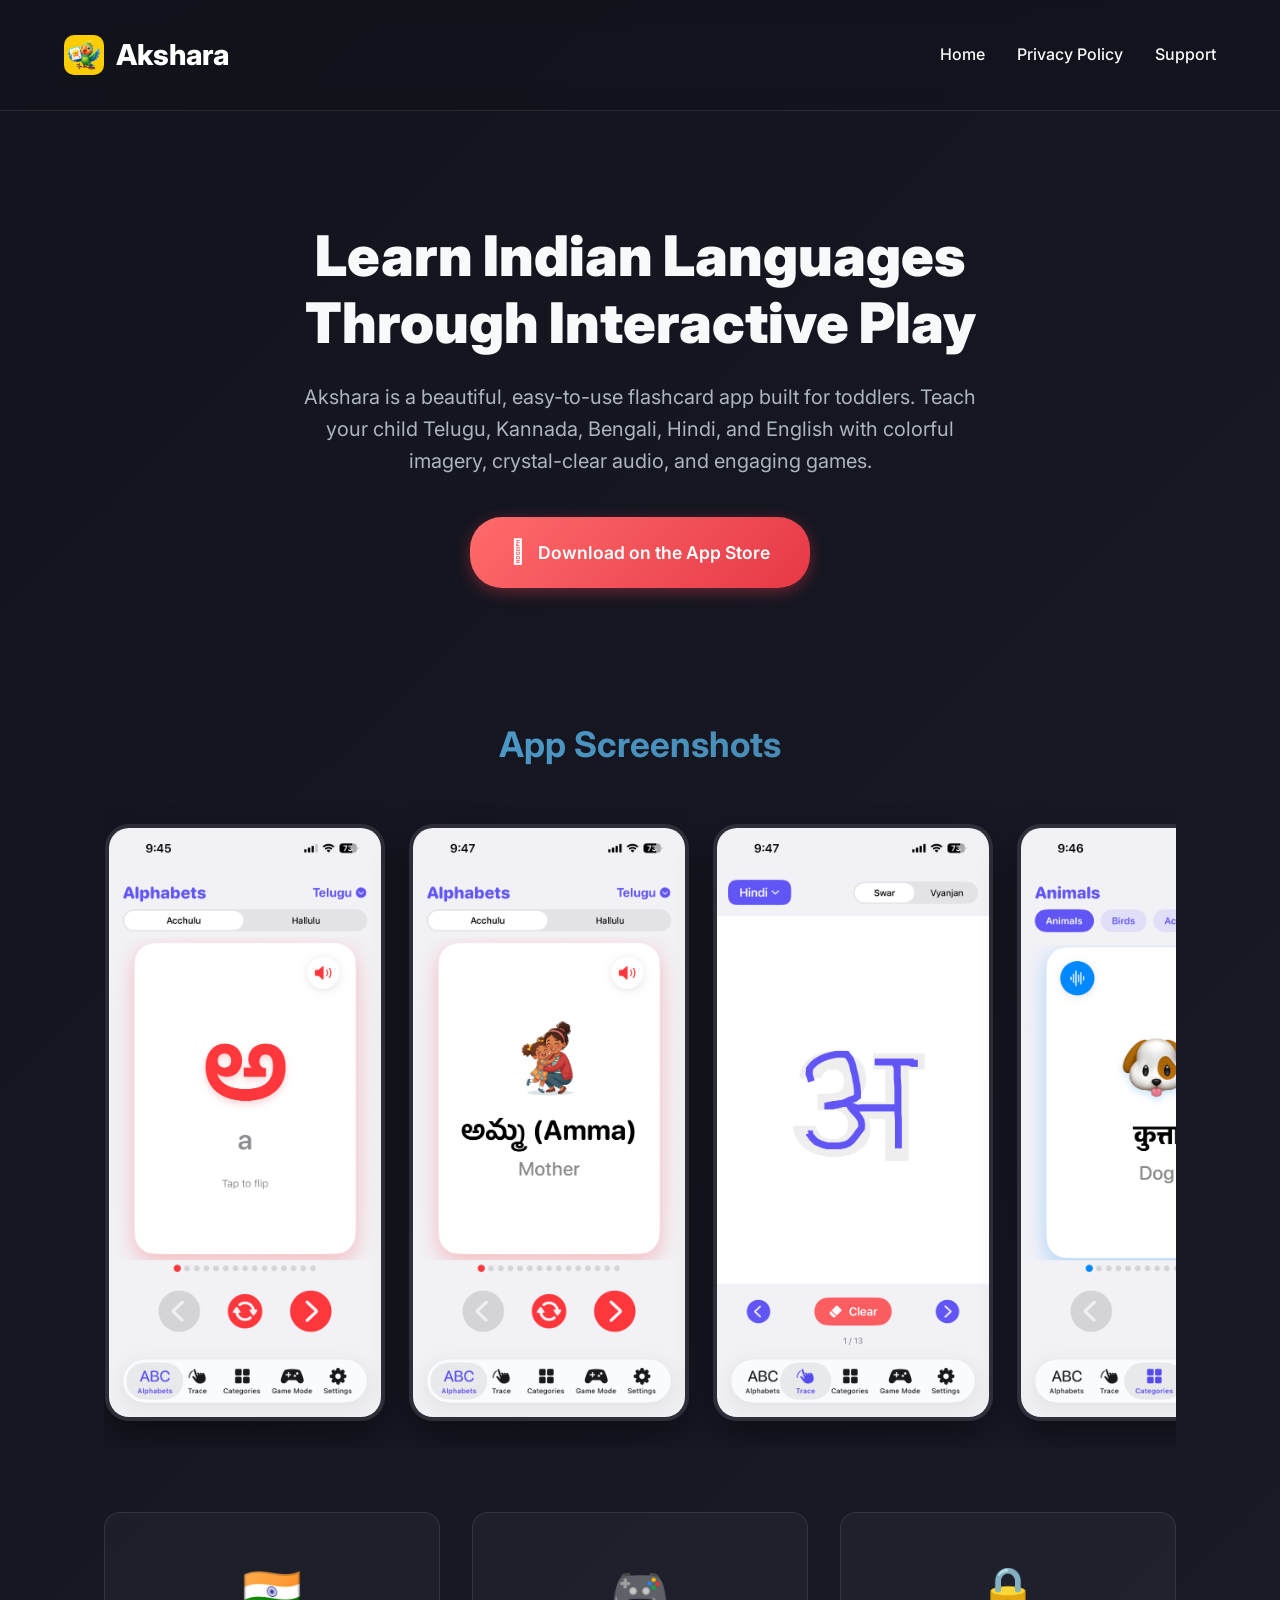
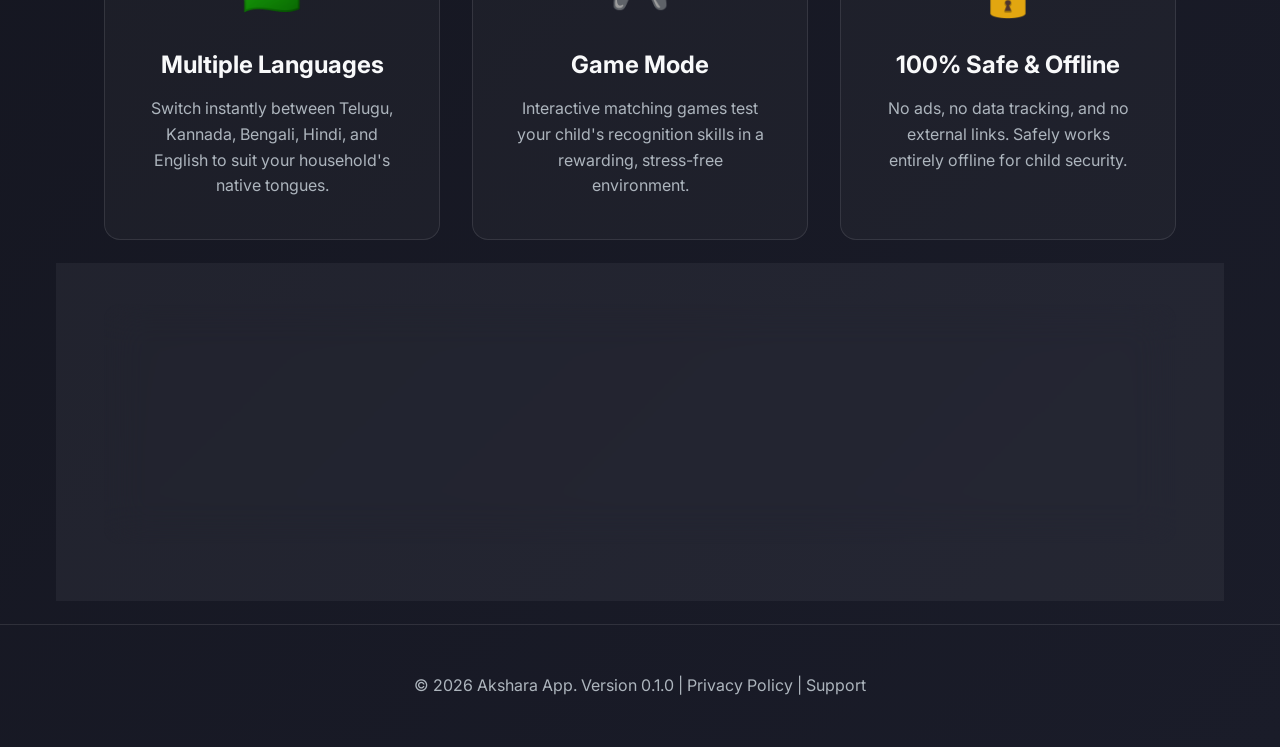
<file: index.html>
<!DOCTYPE html>
<html lang="en">
<head>
  <meta charset="UTF-8">
  <meta name="viewport" content="width=device-width, initial-scale=1.0">
  <title>Akshara - Indian Language Learning App</title>
  <meta name="description" content="A fun, kid-friendly flashcard app designed to teach your child Indian languages like Telugu, Kannada, Bengali, Hindi, and English.">
  <link rel="stylesheet" href="style.css">
  <link rel="preconnect" href="https://fonts.googleapis.com">
  <link rel="preconnect" href="https://fonts.gstatic.com" crossorigin>
  <link href="https://fonts.googleapis.com/css2?family=Inter:wght@400;600;800;900&display=swap" rel="stylesheet">
</head>
<body>

  <header>
    <div class="logo"><img src="AppIcon.png" alt="Akshara App Icon" class="app-icon"> Akshara</div>
    <nav>
      <ul>
        <li><a href="index.html">Home</a></li>
        <li><a href="privacy.html">Privacy Policy</a></li>
        <li><a href="support.html">Support</a></li>
      </ul>
    </nav>
  </header>

  <main>
    <section class="hero fade-in">
      <h1>Learn Indian Languages <br>Through Interactive Play</h1>
      <p>Akshara is a beautiful, easy-to-use flashcard app built for toddlers. Teach your child Telugu, Kannada, Bengali, Hindi, and English with colorful imagery, crystal-clear audio, and engaging games.</p>
      <a href="#" class="cta-button">
        <span style="font-size: 1.5rem;"></span> Download on the App Store
      </a>
    </section>

    <section class="screenshots-container fade-in">
      <h2>App Screenshots</h2>
      <div class="screenshots-scroll">
        <div class="screenshot-item"><img src="Screenshot_1.PNG" alt="Akshara Screenshot 1"></div>
        <div class="screenshot-item"><img src="Screenshot_2.PNG" alt="Akshara Screenshot 2"></div>
        <div class="screenshot-item"><img src="Screenshot_3.PNG" alt="Akshara Screenshot 3"></div>
        <div class="screenshot-item"><img src="Screenshot_4.PNG" alt="Akshara Screenshot 4"></div>
        <div class="screenshot-item"><img src="Screenshot_5.PNG" alt="Akshara Screenshot 5"></div>
        <div class="screenshot-item"><img src="Screenshot_6.PNG" alt="Akshara Screenshot 6"></div>
        <div class="screenshot-item"><img src="Screenshot_7.PNG" alt="Akshara Screenshot 7"></div>
        <div class="screenshot-item"><img src="Screenshot_8.PNG" alt="Akshara Screenshot 8"></div>
        <div class="screenshot-item"><img src="Screenshot_9.PNG" alt="Akshara Screenshot 9"></div>
        <div class="screenshot-item"><img src="Screenshot_10.PNG" alt="Akshara Screenshot 10"></div>
        <div class="screenshot-item"><img src="Screenshot_11.PNG" alt="Akshara Screenshot 11"></div>
      </div>
    </section>

    <section class="features-grid fade-in">
      <div class="feature-card">
        <div class="feature-icon">🇮🇳</div>
        <h3>Multiple Languages</h3>
        <p>Switch instantly between Telugu, Kannada, Bengali, Hindi, and English to suit your household's native tongues.</p>
      </div>

      <div class="feature-card">
        <div class="feature-icon">🎮</div>
        <h3>Game Mode</h3>
        <p>Interactive matching games test your child's recognition skills in a rewarding, stress-free environment.</p>
      </div>

      <div class="feature-card">
        <div class="feature-icon">🔒</div>
        <h3>100% Safe & Offline</h3>
        <p>No ads, no data tracking, and no external links. Safely works entirely offline for child security.</p>
      </div>
    </section>

    <section class="glass-card fade-in" style="text-align: center; margin-top: 4rem;">
      <h2 style="font-size: 2rem; margin-bottom: 1rem; color: #FFF;">Perfect for Early Development</h2>
      <p style="color: var(--text-secondary); max-width: 800px; margin: 0 auto 1.5rem;">Our application combines modern high-fidelity assets, colorful UI aesthetics, and precise pronunciation aids to bridge standard early-learning experiences with native cultural heritage.</p>
    </section>
  </main>

  <footer>
    <p>&copy; 2026 Akshara App. Version 0.1.0 | <a href="privacy.html">Privacy Policy</a> | <a href="support.html">Support</a></p>
  </footer>

</body>
</html>
</file>
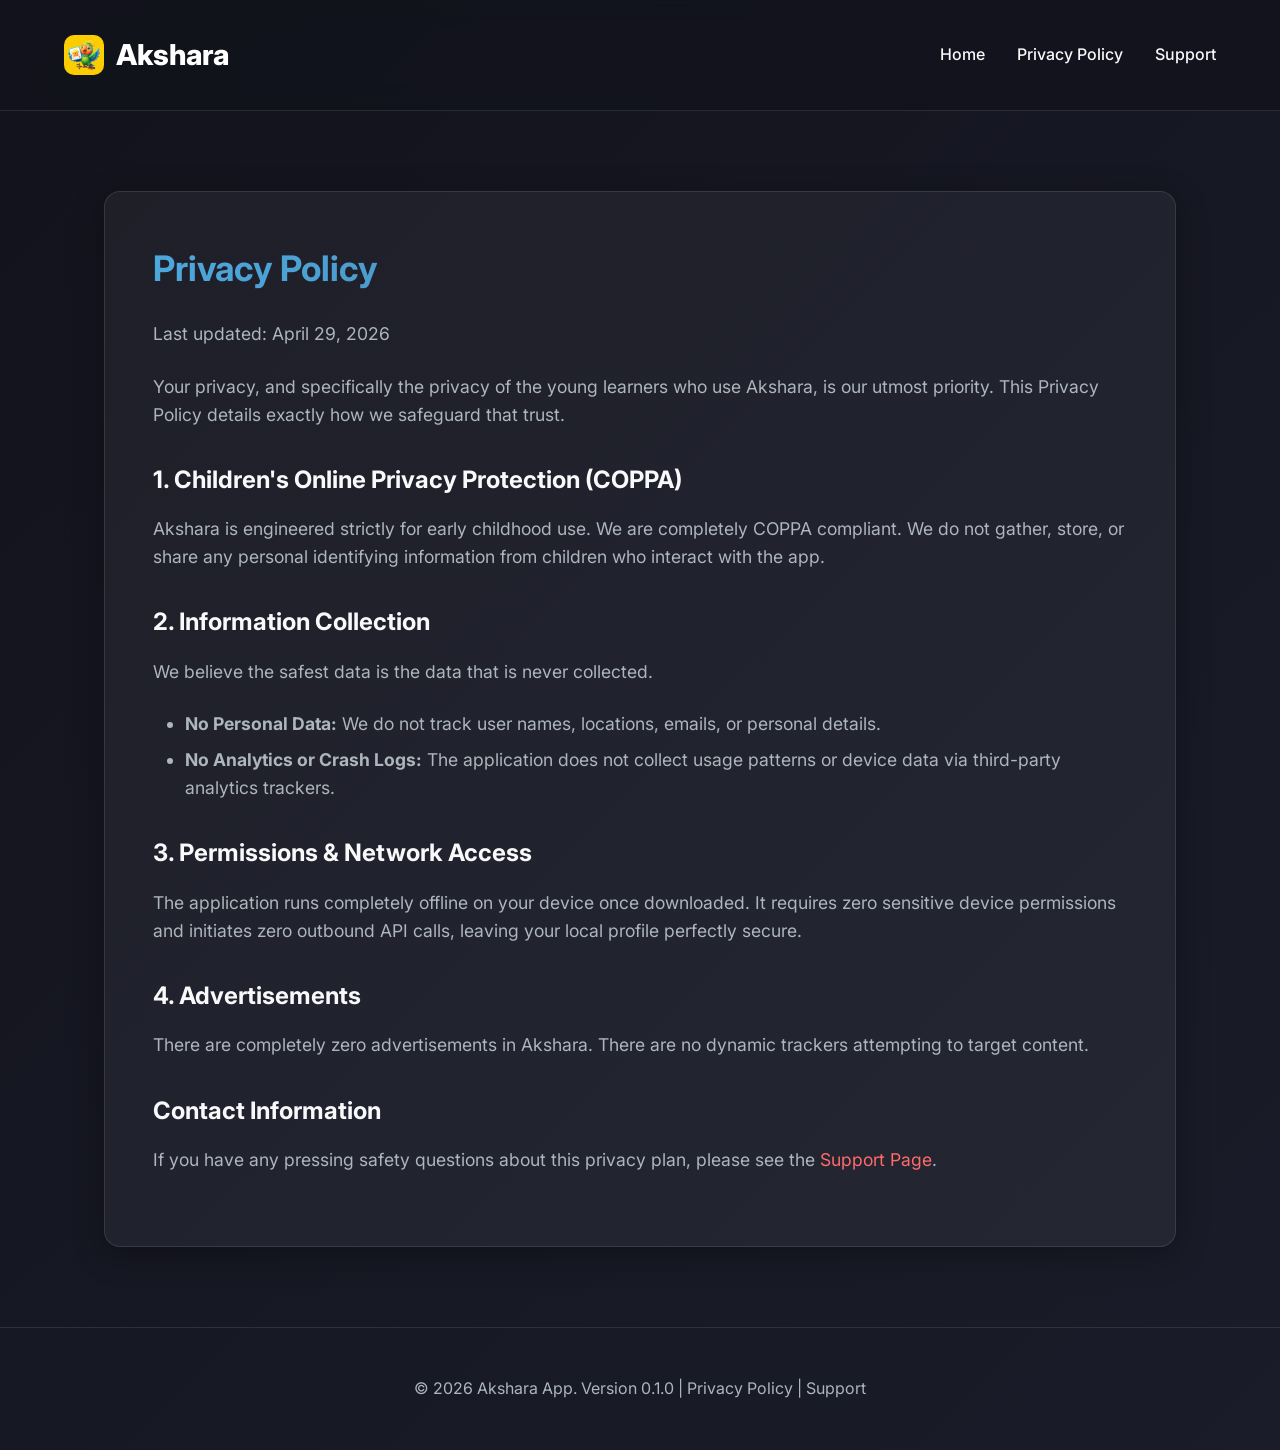
<file: privacy.html>
<!DOCTYPE html>
<html lang="en">
<head>
  <meta charset="UTF-8">
  <meta name="viewport" content="width=device-width, initial-scale=1.0">
  <title>Privacy Policy - Akshara</title>
  <link rel="stylesheet" href="style.css">
  <link rel="preconnect" href="https://fonts.googleapis.com">
  <link rel="preconnect" href="https://fonts.gstatic.com" crossorigin>
  <link href="https://fonts.googleapis.com/css2?family=Inter:wght@400;600;800;900&display=swap" rel="stylesheet">
</head>
<body>

  <header>
    <div class="logo"><img src="AppIcon.png" alt="Akshara App Icon" class="app-icon"> Akshara</div>
    <nav>
      <ul>
        <li><a href="index.html">Home</a></li>
        <li><a href="privacy.html">Privacy Policy</a></li>
        <li><a href="support.html">Support</a></li>
      </ul>
    </nav>
  </header>

  <main class="fade-in">
    <div class="glass-card content">
      <h2>Privacy Policy</h2>
      <p>Last updated: April 29, 2026</p>
      
      <p>Your privacy, and specifically the privacy of the young learners who use Akshara, is our utmost priority. This Privacy Policy details exactly how we safeguard that trust.</p>

      <h3>1. Children's Online Privacy Protection (COPPA)</h3>
      <p>Akshara is engineered strictly for early childhood use. We are completely COPPA compliant. We do not gather, store, or share any personal identifying information from children who interact with the app.</p>

      <h3>2. Information Collection</h3>
      <p>We believe the safest data is the data that is never collected. 
        <ul>
          <li><strong>No Personal Data:</strong> We do not track user names, locations, emails, or personal details.</li>
          <li><strong>No Analytics or Crash Logs:</strong> The application does not collect usage patterns or device data via third-party analytics trackers.</li>
        </ul>
      </p>

      <h3>3. Permissions & Network Access</h3>
      <p>The application runs completely offline on your device once downloaded. It requires zero sensitive device permissions and initiates zero outbound API calls, leaving your local profile perfectly secure.</p>

      <h3>4. Advertisements</h3>
      <p>There are completely zero advertisements in Akshara. There are no dynamic trackers attempting to target content.</p>

      <h3>Contact Information</h3>
      <p>If you have any pressing safety questions about this privacy plan, please see the <a href="support.html" style="color: #FF6B6B;">Support Page</a>.</p>
    </div>
  </main>

  <footer>
    <p>&copy; 2026 Akshara App. Version 0.1.0 | <a href="privacy.html">Privacy Policy</a> | <a href="support.html">Support</a></p>
  </footer>

</body>
</html>
</file>
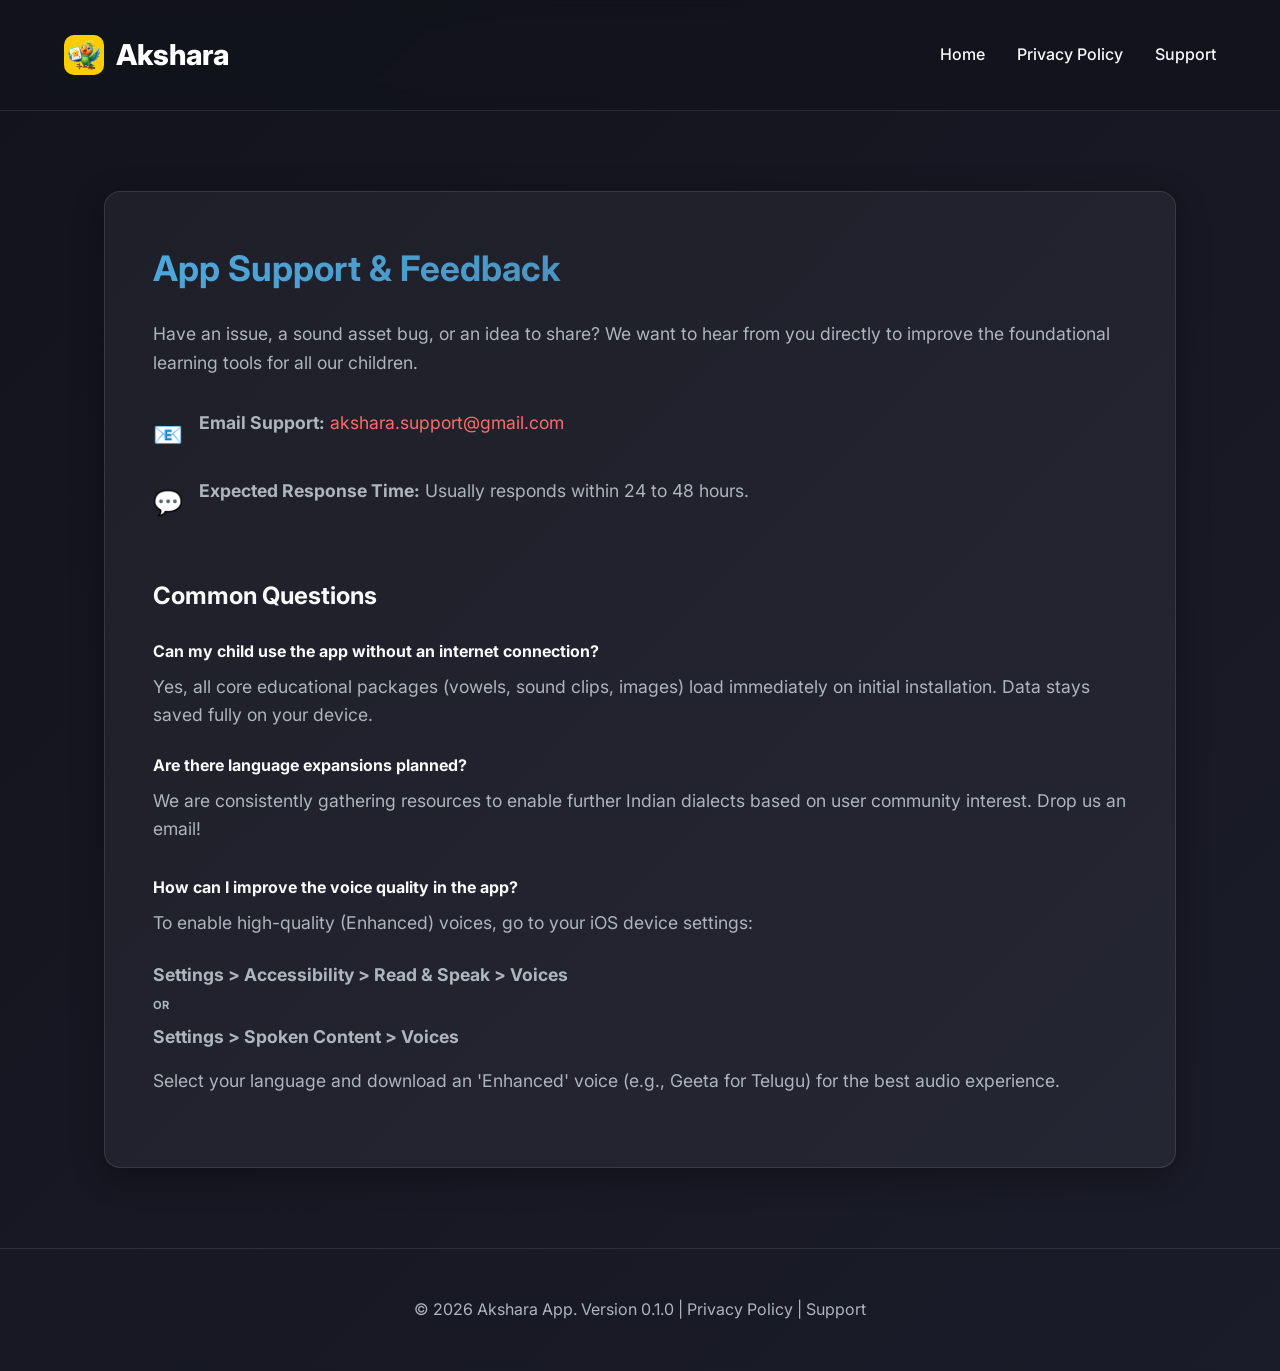
<file: support.html>
<!DOCTYPE html>
<html lang="en">

<head>
  <meta charset="UTF-8">
  <meta name="viewport" content="width=device-width, initial-scale=1.0">
  <title>Support - Akshara</title>
  <link rel="stylesheet" href="style.css">
  <link rel="preconnect" href="https://fonts.googleapis.com">
  <link rel="preconnect" href="https://fonts.gstatic.com" crossorigin>
  <link href="https://fonts.googleapis.com/css2?family=Inter:wght@400;600;800;900&display=swap" rel="stylesheet">
</head>

<body>

  <header>
    <div class="logo"><img src="AppIcon.png" alt="Akshara App Icon" class="app-icon"> Akshara</div>
    <nav>
      <ul>
        <li><a href="index.html">Home</a></li>
        <li><a href="privacy.html">Privacy Policy</a></li>
        <li><a href="support.html">Support</a></li>
      </ul>
    </nav>
  </header>

  <main class="fade-in">
    <div class="glass-card content">
      <h2>App Support & Feedback</h2>
      <p>Have an issue, a sound asset bug, or an idea to share? We want to hear from you directly to improve the
        foundational learning tools for all our children.</p>

      <div class="contact-info">
        <div class="contact-item">
          <span>📧</span>
          <p><strong>Email Support:</strong> <a href="mailto:akshara.support@gmail.com"
              style="color: #FF6B6B;">akshara.support@gmail.com</a></p>
        </div>
        <div class="contact-item">
          <span>💬</span>
          <p><strong>Expected Response Time:</strong> Usually responds within 24 to 48 hours.</p>
        </div>
      </div>

      <h3 style="margin-top: 3rem;">Common Questions</h3>

      <h4 style="color: var(--text-primary); margin-top: 1.5rem; margin-bottom: 0.5rem;">Can my child use the app
        without an internet connection?</h4>
      <p>Yes, all core educational packages (vowels, sound clips, images) load immediately on initial installation. Data
        stays saved fully on your device.</p>

      <h4 style="color: var(--text-primary); margin-top: 1.5rem; margin-bottom: 0.5rem;">Are there language expansions
        planned?</h4>
      <p>We are consistently gathering resources to enable further Indian dialects based on user community interest.
        Drop us an email!</p>

      <h4 style="color: var(--text-primary); margin-top: 2rem; margin-bottom: 0.5rem;">How can I improve the voice quality in the app?</h4>
      <p>To enable high-quality (Enhanced) voices, go to your iOS device settings:</p>
      <ul style="list-style-type: none; padding-left: 0; color: var(--text-secondary); margin: 1rem 0;">
        <li style="margin-bottom: 0.5rem;"><strong>Settings > Accessibility > Read & Speak > Voices</strong></li>
        <li style="margin-bottom: 0.5rem; font-size: 0.7rem; font-weight: bold; color: var(--text-muted);">OR</li>
        <li><strong>Settings > Spoken Content > Voices</strong></li>
      </ul>
      <p>Select your language and download an 'Enhanced' voice (e.g., Geeta for Telugu) for the best audio experience.</p>
    </div>
  </main>

  <footer>
    <p>&copy; 2026 Akshara App. Version 0.1.0 | <a href="privacy.html">Privacy Policy</a> | <a
        href="support.html">Support</a></p>
  </footer>

</body>

</html>
</file>
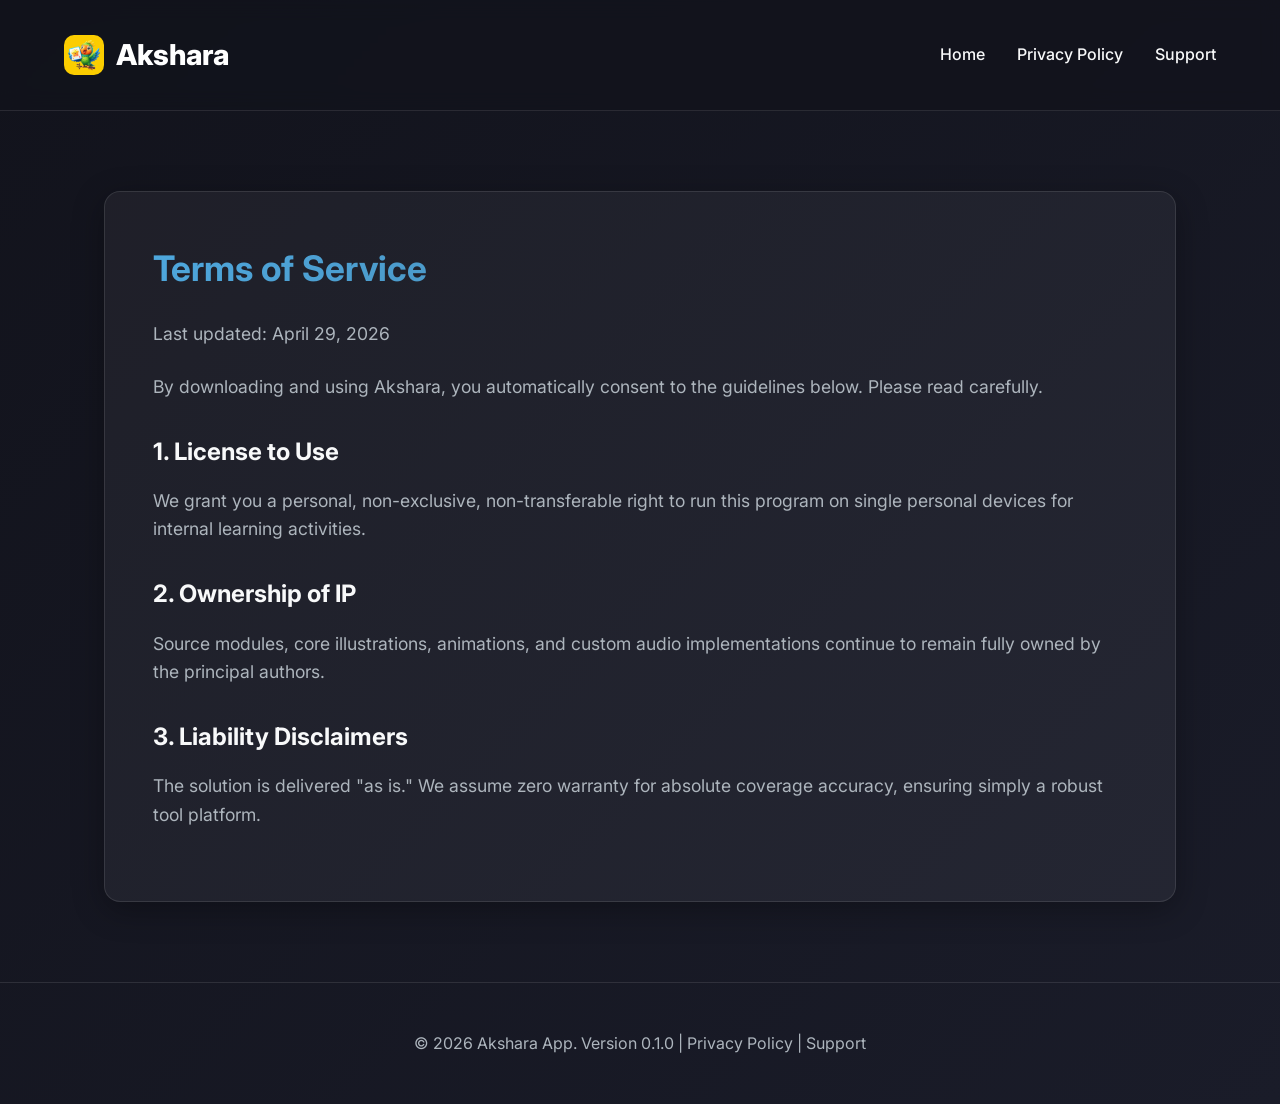
<file: terms.html>
<!DOCTYPE html>
<html lang="en">
<head>
  <meta charset="UTF-8">
  <meta name="viewport" content="width=device-width, initial-scale=1.0">
  <title>Terms of Service - Akshara</title>
  <link rel="stylesheet" href="style.css">
  <link rel="preconnect" href="https://fonts.googleapis.com">
  <link rel="preconnect" href="https://fonts.gstatic.com" crossorigin>
  <link href="https://fonts.googleapis.com/css2?family=Inter:wght@400;600;800;900&display=swap" rel="stylesheet">
</head>
<body>

  <header>
    <div class="logo"><img src="AppIcon.png" alt="Akshara App Icon" class="app-icon"> Akshara</div>
    <nav>
      <ul>
        <li><a href="index.html">Home</a></li>
        <li><a href="privacy.html">Privacy Policy</a></li>
        <li><a href="support.html">Support</a></li>
      </ul>
    </nav>
  </header>

  <main class="fade-in">
    <div class="glass-card content">
      <h2>Terms of Service</h2>
      <p>Last updated: April 29, 2026</p>

      <p>By downloading and using Akshara, you automatically consent to the guidelines below. Please read carefully.</p>

      <h3>1. License to Use</h3>
      <p>We grant you a personal, non-exclusive, non-transferable right to run this program on single personal devices for internal learning activities.</p>

      <h3>2. Ownership of IP</h3>
      <p>Source modules, core illustrations, animations, and custom audio implementations continue to remain fully owned by the principal authors.</p>

      <h3>3. Liability Disclaimers</h3>
      <p>The solution is delivered "as is." We assume zero warranty for absolute coverage accuracy, ensuring simply a robust tool platform.</p>
    </div>
  </main>

  <footer>
    <p>&copy; 2026 Akshara App. Version 0.1.0 | <a href="privacy.html">Privacy Policy</a> | <a href="support.html">Support</a></p>
  </footer>

</body>
</html>
</file>
<file: style.css>
:root {
  --font-family: 'Inter', system-ui, -apple-system, sans-serif;
  --bg-gradient: linear-gradient(135deg, #12131C 0%, #1A1C29 100%);
  --accent-color: #E63946;
  --accent-gradient: linear-gradient(135deg, #FF6B6B 0%, #E63946 100%);
  --secondary-color: #457B9D;
  --secondary-gradient: linear-gradient(135deg, #4EA8DE 0%, #457B9D 100%);
  --glass-bg: rgba(255, 255, 255, 0.05);
  --glass-border: rgba(255, 255, 255, 0.1);
  --text-primary: #F8F9FA;
  --text-secondary: #ADB5BD;
  --radius-sm: 8px;
  --radius-md: 16px;
  --radius-lg: 32px;
}

* {
  margin: 0;
  padding: 0;
  box-sizing: border-box;
}

body {
  font-family: var(--font-family);
  background: var(--bg-gradient);
  color: var(--text-primary);
  min-height: 100vh;
  display: flex;
  flex-direction: column;
  line-height: 1.6;
  overflow-x: hidden;
}

a {
  color: inherit;
  text-decoration: none;
}

/* Animations */
@keyframes fadeIn {
  from { opacity: 0; transform: translateY(20px); }
  to { opacity: 1; transform: translateY(0); }
}

@keyframes pulse {
  0% { transform: scale(1); }
  50% { transform: scale(1.05); }
  100% { transform: scale(1); }
}

.fade-in {
  animation: fadeIn 0.8s ease forwards;
}

/* Header/Navigation */
header {
  padding: 2rem 5%;
  display: flex;
  justify-content: space-between;
  align-items: center;
  border-bottom: 1px solid var(--glass-border);
  backdrop-filter: blur(10px);
  position: sticky;
  top: 0;
  z-index: 100;
  background: rgba(18, 19, 28, 0.8);
}

.logo {
  font-size: 1.8rem;
  font-weight: 800;
  color: #FFF;
  display: flex;
  align-items: center;
  gap: 0.75rem;
}

.app-icon {
  width: 40px;
  height: 40px;
  border-radius: 10px;
  object-fit: cover;
}

.hero-screenshot {
  max-width: 100%;
  width: 320px;
  border-radius: 20px;
  box-shadow: 0 20px 40px rgba(0, 0, 0, 0.4);
  margin-top: 3rem;
  border: 4px solid var(--glass-border);
  transition: transform 0.3s ease;
}

.hero-screenshot:hover {
  transform: translateY(-5px);
}

nav ul {
  display: flex;
  gap: 2rem;
  list-style: none;
}

nav a {
  font-weight: 500;
  transition: color 0.3s ease;
}

nav a:hover {
  color: #FF6B6B;
}

/* Main Layout */
main {
  flex: 1;
  width: 100%;
  max-width: 1200px;
  margin: 0 auto;
  padding: 3rem 5%;
}

/* Hero Section (Landing Page) */
.hero {
  display: flex;
  flex-direction: column;
  align-items: center;
  text-align: center;
  padding: 4rem 0;
}

.hero h1 {
  font-size: 3.5rem;
  font-weight: 900;
  margin-bottom: 1.5rem;
  line-height: 1.2;
}

.hero p {
  font-size: 1.25rem;
  color: var(--text-secondary);
  max-width: 700px;
  margin-bottom: 2.5rem;
}

/* CTA Buttons */
.cta-button {
  display: inline-flex;
  align-items: center;
  gap: 0.75rem;
  background: var(--accent-gradient);
  color: #FFF;
  padding: 1rem 2.5rem;
  border-radius: var(--radius-lg);
  font-size: 1.1rem;
  font-weight: 600;
  border: none;
  cursor: pointer;
  box-shadow: 0 4px 15px rgba(230, 57, 70, 0.4);
  transition: all 0.3s ease;
}

.cta-button:hover {
  transform: translateY(-3px) scale(1.02);
  box-shadow: 0 8px 25px rgba(230, 57, 70, 0.6);
}

/* Glassmorphic Cards (Features, Policies) */
.glass-card {
  background: var(--glass-bg);
  border: 1px solid var(--glass-border);
  backdrop-filter: blur(20px);
  border-radius: var(--radius-md);
  padding: 3rem;
  margin-top: 2rem;
  margin-bottom: 2rem;
  box-shadow: 0 8px 32px 0 rgba(0, 0, 0, 0.3);
}

/* Grid Layouts */
.features-grid {
  display: grid;
  grid-template-columns: repeat(auto-fit, minmax(280px, 1fr));
  gap: 2rem;
  width: 100%;
  margin-top: 3rem;
}

.feature-card {
  background: rgba(255, 255, 255, 0.03);
  border: 1px solid var(--glass-border);
  border-radius: var(--radius-md);
  padding: 2.5rem;
  text-align: center;
  transition: transform 0.3s ease, border-color 0.3s ease;
}

.feature-card:hover {
  transform: translateY(-10px);
  border-color: rgba(255, 255, 255, 0.2);
}

.feature-icon {
  font-size: 3rem;
  margin-bottom: 1rem;
}

.feature-card h3 {
  margin-bottom: 0.75rem;
  font-size: 1.5rem;
}

.feature-card p {
  color: var(--text-secondary);
}

/* Content Styling (Privacy, Terms, Support) */
.content h2 {
  font-size: 2.2rem;
  margin-bottom: 1.5rem;
  background: var(--secondary-gradient);
  -webkit-background-clip: text;
  -webkit-text-fill-color: transparent;
}

.content h3 {
  font-size: 1.5rem;
  margin-top: 2rem;
  margin-bottom: 1rem;
}

.content p, .content ul {
  margin-bottom: 1.5rem;
  color: var(--text-secondary);
  font-size: 1.1rem;
}

.content ul {
  padding-left: 2rem;
}

.content li {
  margin-bottom: 0.5rem;
}

/* Contact Info (Support) */
.contact-info {
  display: flex;
  flex-direction: column;
  gap: 1rem;
  margin-top: 2rem;
}

.contact-item {
  display: flex;
  align-items: center;
  gap: 1rem;
  font-size: 1.1rem;
}

.contact-item span {
  font-size: 1.5rem;
}

/* Footer */
footer {
  padding: 3rem 5%;
  text-align: center;
  color: var(--text-secondary);
  border-top: 1px solid var(--glass-border);
  margin-top: auto;
}

/* Responsive */
@media (max-width: 768px) {
  header {
    flex-direction: column;
    gap: 1.5rem;
    padding: 1.5rem 5%;
  }
  
  .hero h1 {
    font-size: 2.5rem;
  }
}

/* Screenshots Carousel */
.screenshots-container {
  width: 100%;
  margin: 4rem 0;
  text-align: center;
}

.screenshots-container h2 {
  font-size: 2.2rem;
  margin-bottom: 2rem;
  background: var(--secondary-gradient);
  -webkit-background-clip: text;
  -webkit-text-fill-color: transparent;
}

.screenshots-scroll {
  display: flex;
  gap: 24px;
  overflow-x: auto;
  padding: 20px 5%;
  scroll-snap-type: x mandatory;
  -webkit-overflow-scrolling: touch;
  scrollbar-width: none; /* Firefox */
}

.screenshots-scroll::-webkit-scrollbar {
  display: none; /* Chrome/Safari */
}

.screenshot-item {
  flex: 0 0 auto;
  width: 280px;
  scroll-snap-align: start;
}

.screenshot-item img {
  width: 100%;
  border-radius: 24px;
  border: 4px solid var(--glass-border);
  box-shadow: 0 15px 35px rgba(0, 0, 0, 0.4);
  transition: transform 0.3s ease;
}

.screenshot-item img:hover {
  transform: scale(1.02);
}

@media (max-width: 768px) {
  .screenshot-item {
    width: 240px;
  }
}
</file>
